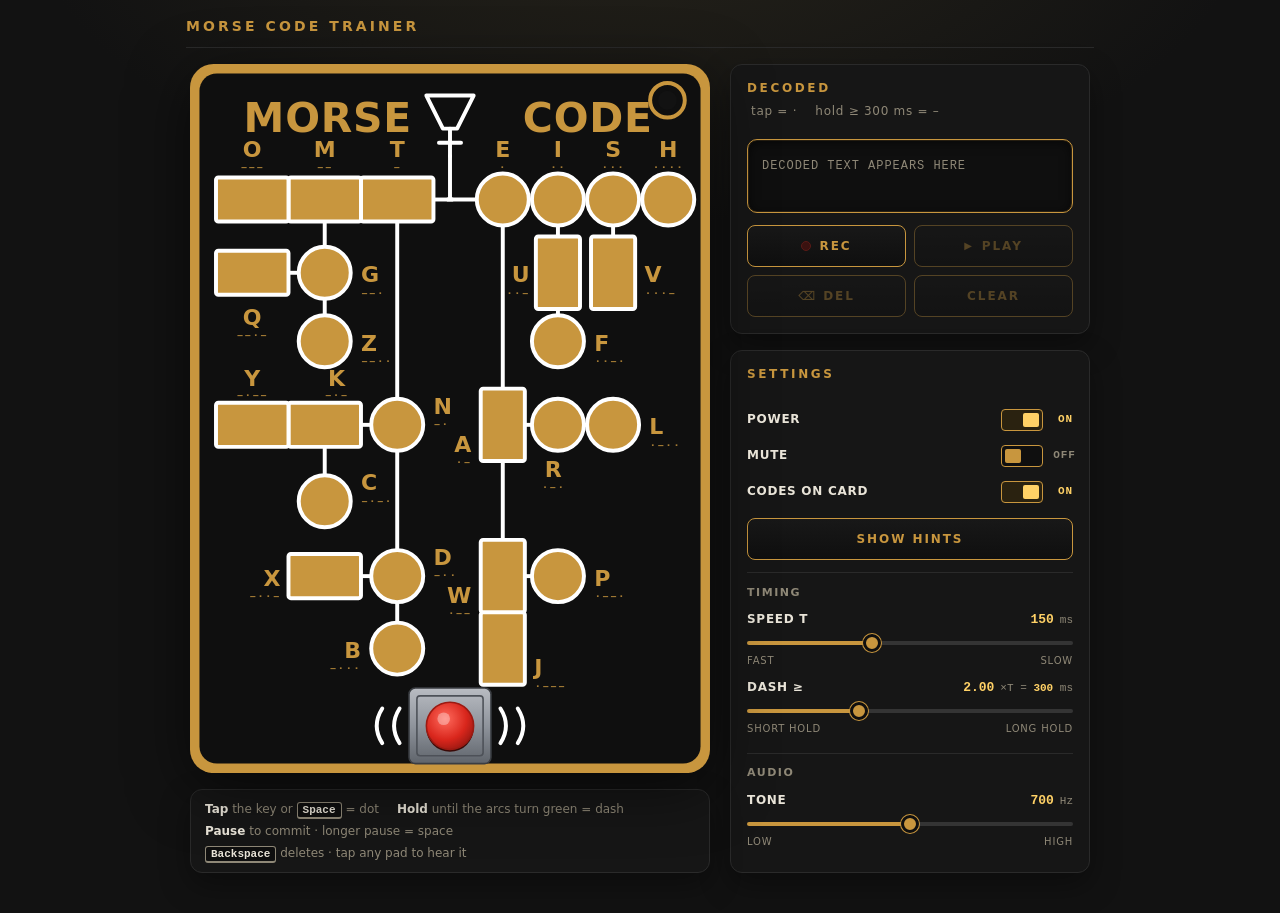
<file: index.html>
<!DOCTYPE html>
<html lang="en">
<head>
<meta charset="utf-8">
<meta name="viewport" content="width=device-width, initial-scale=1, viewport-fit=cover">
<title>Morse Code Trainer</title>
<meta name="description" content="A browser replica of the Morse Code Trainer Card Pro: key dots and dashes, watch the decoding tree light up.">
<meta name="theme-color" content="#0f0f0f">
<link rel="manifest" href="manifest.json">
<link rel="icon" href="data:image/svg+xml,%3Csvg xmlns='http://www.w3.org/2000/svg' viewBox='0 0 64 64'%3E%3Crect width='64' height='64' rx='10' fill='%230f0f0f'/%3E%3Ccircle cx='20' cy='32' r='9' fill='%23c8963e' stroke='%23fff' stroke-width='3'/%3E%3Crect x='34' y='24' width='22' height='16' rx='2' fill='%23c8963e' stroke='%23fff' stroke-width='3'/%3E%3C/svg%3E">
<link rel="stylesheet" href="style.css">
</head>
<body>
<main class="app">
  <header class="app-header">
    <h1 class="app-title">Morse Code Trainer</h1>
  </header>

  <div class="layout">
    <!-- ============ left: the card ============ -->
    <section class="stage" aria-label="Trainer card">
      <svg id="card" class="card" xmlns="http://www.w3.org/2000/svg" viewBox="0 0 660 900"
           role="group" aria-label="Morse Code Trainer Card">
        <defs>
          <linearGradient id="metal" x1="0" y1="0" x2="0" y2="1">
            <stop offset="0" stop-color="#b9bcc2"/>
            <stop offset="0.5" stop-color="#8f949c"/>
            <stop offset="1" stop-color="#5f646b"/>
          </linearGradient>
          <radialGradient id="cap-grad" cx="0.4" cy="0.35" r="0.75">
            <stop offset="0" stop-color="#ff6a5c"/>
            <stop offset="0.6" stop-color="#d9261c"/>
            <stop offset="1" stop-color="#8f1610"/>
          </radialGradient>
        </defs>
        <!-- pads, traces, title and key are generated by js/ui/card.js from js/layout.js -->
      </svg>
    </section>

    <!-- ============ right: decoded text + transport, then settings ============ -->
    <div class="side">
      <section class="panel decoded" aria-label="Decoded text">
        <h2 class="panel-title">Decoded</h2>
        <div id="live" class="live" aria-hidden="true"></div>
        <div id="strip" class="strip" role="status" aria-live="polite" aria-label="Decoded text"></div>
        <div class="transport" role="group" aria-label="Recording and decoded text">
          <button type="button" id="ctl-rec" class="btn rec" aria-pressed="false" title="Record key presses">
            <span class="led" aria-hidden="true"></span>REC
          </button>
          <button type="button" id="ctl-play" class="btn play" disabled title="Replay the last recording">PLAY</button>
          <button type="button" id="ctl-del" class="btn del" aria-label="Delete last letter" title="Delete last letter (Backspace)">⌫ DEL</button>
          <button type="button" id="ctl-clear" class="btn clear" title="Clear decoded text">CLEAR</button>
        </div>
      </section>

      <aside class="panel settings" aria-label="Settings">
        <h2 class="panel-title">Settings</h2>

        <div class="panel-section">
          <label class="switch">
            <input type="checkbox" id="ctl-power" checked>
            <span class="name">Power</span>
            <span class="track" aria-hidden="true"><span class="knob"></span></span>
            <span class="state" aria-hidden="true"></span>
          </label>
          <label class="switch">
            <input type="checkbox" id="ctl-mute">
            <span class="name">Mute</span>
            <span class="track" aria-hidden="true"><span class="knob"></span></span>
            <span class="state" aria-hidden="true"></span>
          </label>
          <label class="switch">
            <input type="checkbox" id="ctl-hints" checked>
            <span class="name">Codes on card</span>
            <span class="track" aria-hidden="true"><span class="knob"></span></span>
            <span class="state" aria-hidden="true"></span>
          </label>
          <button type="button" id="ctl-show-hints" class="btn wide" aria-controls="hints-drawer" aria-expanded="false" title="Show the Morse code chart beside the card">Show hints</button>
        </div>

        <div class="panel-section">
          <h3 class="section-title">Timing</h3>
          <label class="slider">
            <span class="slider-head">
              <span class="name">Speed T</span>
              <output id="ctl-t-out" for="ctl-t">150</output><span class="unit">ms</span>
            </span>
            <input type="range" id="ctl-t" min="60" max="300" step="5" value="150">
            <span class="slider-scale" aria-hidden="true"><span>fast</span><span>slow</span></span>
          </label>
          <label class="slider">
            <span class="slider-head">
              <span class="name">Dash ≥</span>
              <output id="ctl-ratio-out" for="ctl-ratio">2.00</output><span class="unit">×T = <output id="ctl-ratio-ms" for="ctl-ratio">300</output> ms</span>
            </span>
            <input type="range" id="ctl-ratio" min="1.5" max="3" step="0.25" value="2">
            <span class="slider-scale" aria-hidden="true"><span>short hold</span><span>long hold</span></span>
          </label>
        </div>

        <div class="panel-section">
          <h3 class="section-title">Audio</h3>
          <label class="slider">
            <span class="slider-head">
              <span class="name">Tone</span>
              <output id="ctl-hz-out" for="ctl-hz">700</output><span class="unit">Hz</span>
            </span>
            <input type="range" id="ctl-hz" min="400" max="1000" step="10" value="700">
            <span class="slider-scale" aria-hidden="true"><span>low</span><span>high</span></span>
          </label>
        </div>
      </aside>
    </div>

    <!-- ============ under the card: how to key ============ -->
    <section class="panel tips-strip" aria-label="How to key">
      <span class="tip"><b>Tap</b> the key or <kbd>Space</kbd> = dot</span>
      <span class="tip"><b>Hold</b> until the arcs turn green = dash</span>
      <span class="tip"><b>Pause</b> to commit · longer pause = space</span>
      <span class="tip"><kbd>Backspace</kbd> deletes · tap any pad to hear it</span>
    </section>
  </div>
</main>

<!-- ============ hints drawer: Morse code chart, docked on the left ============ -->
<aside id="hints-drawer" class="chart-drawer" aria-label="Morse code chart" inert>
  <div class="chart-head">
    <h2 class="panel-title">Morse code</h2>
    <button type="button" id="chart-close" class="chart-close" aria-label="Hide hints">×</button>
  </div>

  <ul class="chart-rules">
    <li>A dash lasts <b>three</b> dots.</li>
    <li>Inside a letter, leave <b>one</b> dot between symbols.</li>
    <li>Between letters, leave <b>three</b> dots.</li>
    <li>Between words, leave <b>seven</b> dots.</li>
  </ul>
  <p class="chart-note">One dot = your <b>Speed T</b> setting.</p>

  <h3 class="section-title">Letters</h3>
  <div class="chart-grid">
    <ul class="chart-list" id="chart-letters-a" aria-label="Letters A to M"></ul>
    <ul class="chart-list" id="chart-letters-b" aria-label="Letters N to Z"></ul>
  </div>

  <h3 class="section-title">Digits <span class="tag" title="The card decodes letters only for now — digits are here for reference.">Not Implemented Yet</span></h3>
  <div class="chart-grid">
    <ul class="chart-list" id="chart-digits-a" aria-label="Digits 1 to 5"></ul>
    <ul class="chart-list" id="chart-digits-b" aria-label="Digits 6 to 0"></ul>
  </div>
</aside>
<div id="hints-scrim" class="chart-scrim" hidden></div>

<script type="module" src="js/main.js"></script>
</body>
</html>
</file>
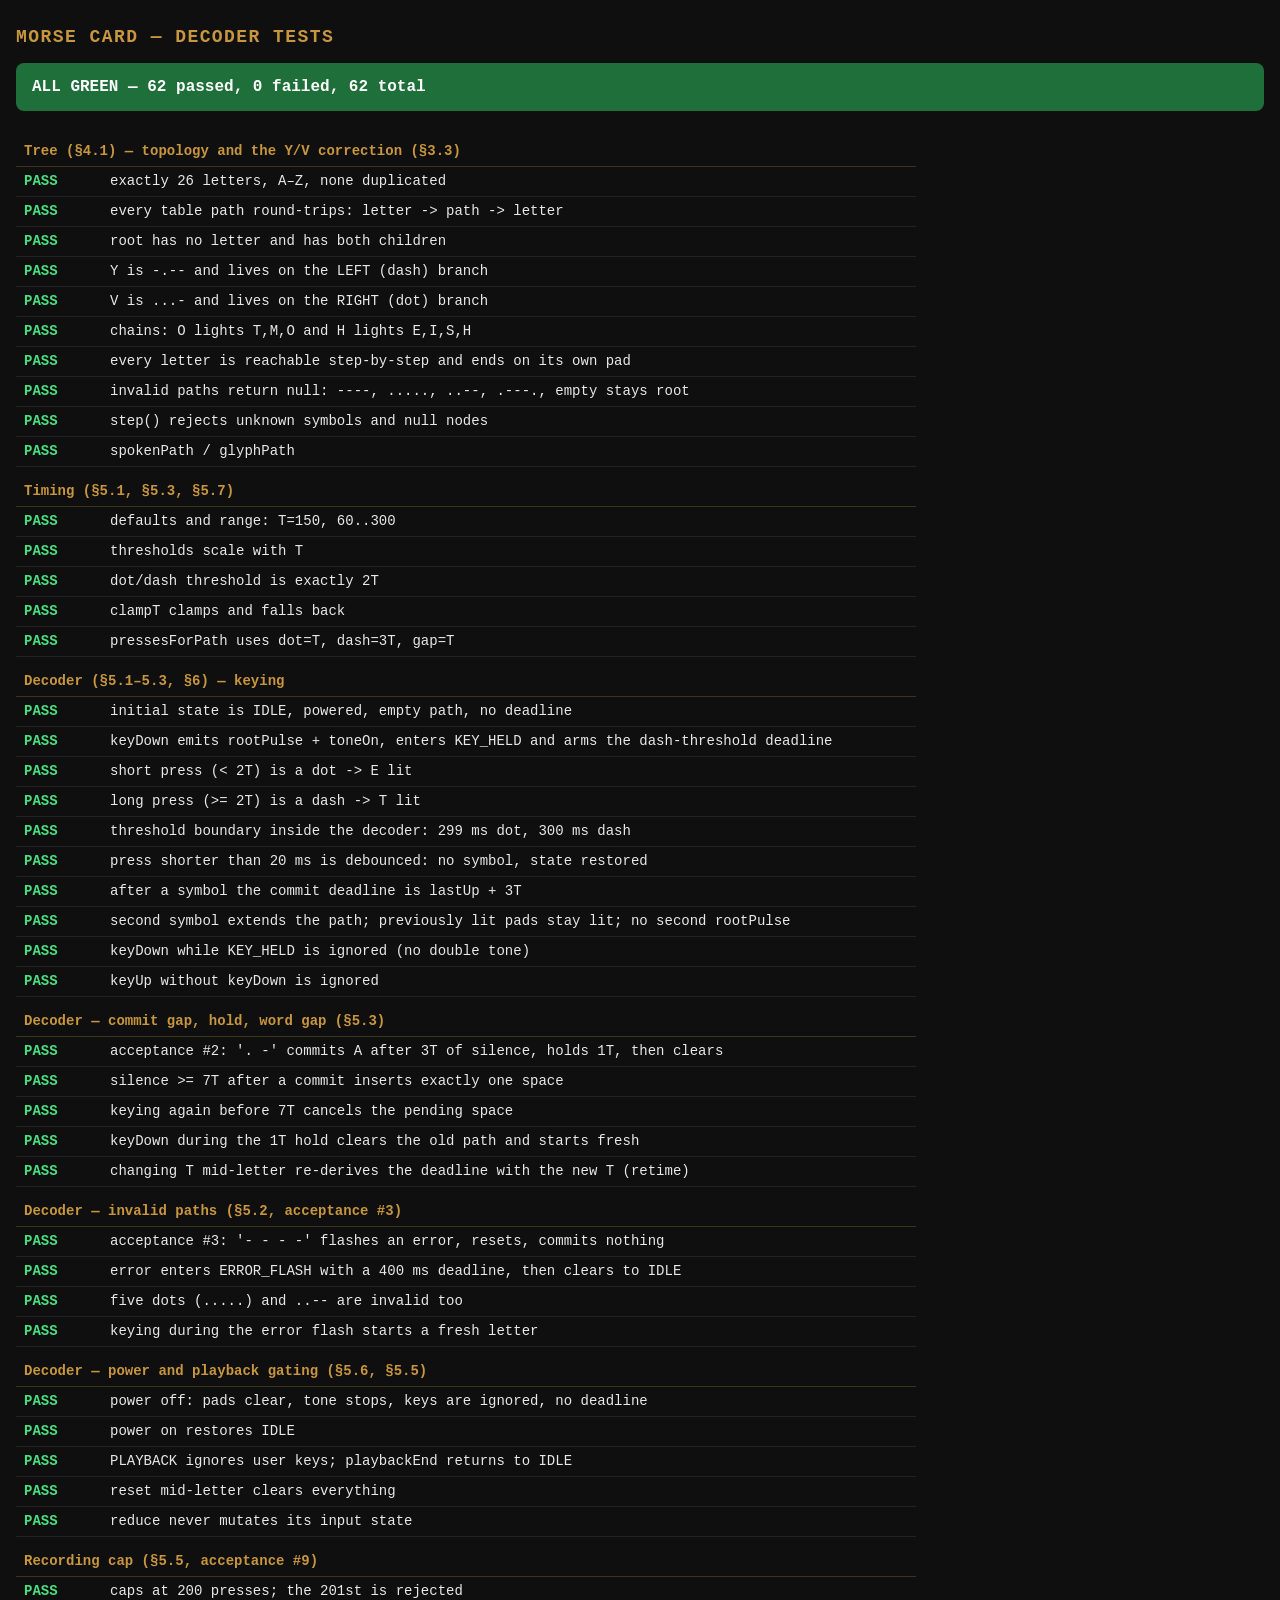
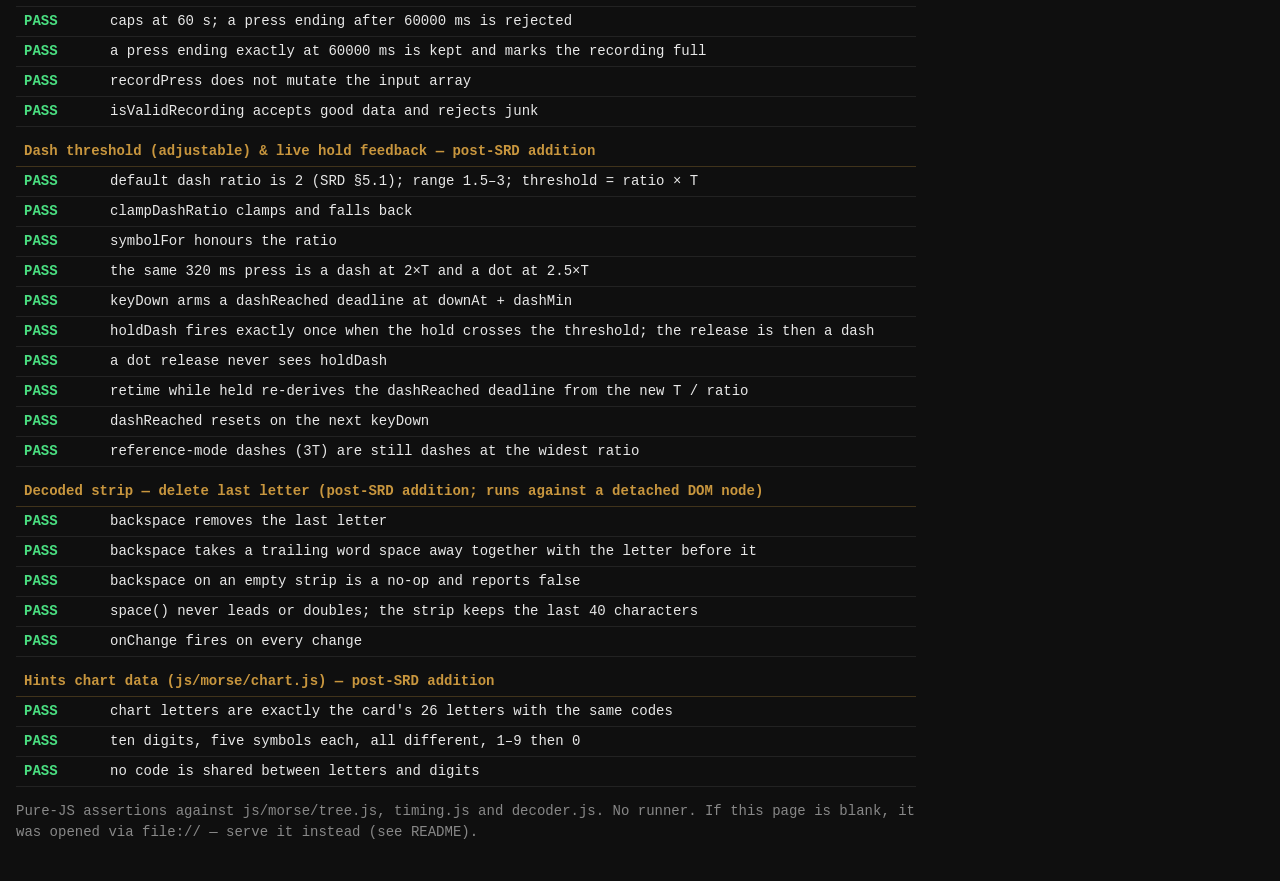
<file: tests.html>
<!DOCTYPE html>
<html lang="en">
<head>
<meta charset="utf-8">
<meta name="viewport" content="width=device-width, initial-scale=1">
<title>Morse Card — decoder tests</title>
<style>
  :root { color-scheme: dark; }
  body { margin: 0; padding: 24px 16px; font: 14px/1.5 ui-monospace, Consolas, Menlo, monospace;
         background: #0f0f0f; color: #e8e8e8; }
  h1 { font-size: 18px; margin: 0 0 12px; color: #c8963e; letter-spacing: .08em; }
  #banner { padding: 12px 16px; border-radius: 8px; font-weight: 700; font-size: 16px; margin-bottom: 16px;
            background: #444; }
  #banner.pass { background: #1f6f3a; color: #fff; }
  #banner.fail { background: #8a2a2a; color: #fff; }
  table { border-collapse: collapse; width: 100%; max-width: 900px; }
  td { padding: 4px 8px; border-bottom: 1px solid #222; vertical-align: top; }
  td.status { width: 5em; font-weight: 700; }
  tr.pass td.status { color: #4ade80; }
  tr.fail td.status { color: #ff6b6b; }
  tr.fail td.name { color: #ffb3b3; }
  td.detail { color: #999; white-space: pre-wrap; }
  .group td { padding-top: 14px; color: #c8963e; font-weight: 700; border-bottom: 1px solid #c8963e44; }
  p.note { color: #888; max-width: 900px; }
</style>
</head>
<body>
<h1>MORSE CARD — DECODER TESTS</h1>
<div id="banner">Running…</div>
<table><tbody id="rows"></tbody></table>
<p class="note">Pure-JS assertions against <code>js/morse/tree.js</code>, <code>timing.js</code> and
<code>decoder.js</code>. No runner. If this page is blank, it was opened via <code>file://</code> —
serve it instead (see README).</p>

<script type="module">
"use strict";
import { TABLE, root, LETTERS, step, nodeForPath, letterForPath, pathForLetter, padsForPath, spokenPath, glyphPath }
  from "./js/morse/tree.js";
import { thresholds, symbolFor, clampT, clampDashRatio, pressesForPath, DEFAULT_T, MIN_T, MAX_T, DEBOUNCE_MS, ERROR_FLASH_MS,
         DEFAULT_DASH_RATIO, MIN_DASH_RATIO, MAX_DASH_RATIO }
  from "./js/morse/timing.js";
import { createState, reduce, nextDeadline, recordPress, isValidRecording, MAX_RECORD_MS, MAX_PRESSES }
  from "./js/morse/decoder.js";
import { createStrip } from "./js/ui/strip.js";
import { LETTERS as CHART_LETTERS, DIGITS } from "./js/morse/chart.js";

/* ---------- tiny harness ---------- */
const rows = document.getElementById("rows");
const banner = document.getElementById("banner");
let passed = 0, failed = 0;

function group(name) {
  const tr = document.createElement("tr");
  tr.className = "group";
  const td = document.createElement("td");
  td.colSpan = 3;
  td.textContent = name;
  tr.appendChild(td);
  rows.appendChild(tr);
}

function report(ok, name, detail) {
  const tr = document.createElement("tr");
  tr.className = ok ? "pass" : "fail";
  const s = document.createElement("td"); s.className = "status"; s.textContent = ok ? "PASS" : "FAIL";
  const n = document.createElement("td"); n.className = "name"; n.textContent = name;
  const d = document.createElement("td"); d.className = "detail"; d.textContent = detail || "";
  tr.append(s, n, d);
  rows.appendChild(tr);
  if (ok) passed++; else failed++;
}

function test(name, fn) {
  try {
    fn();
    report(true, name);
  } catch (e) {
    report(false, name, e && e.message ? e.message : String(e));
  }
}

function fmt(v) { return JSON.stringify(v); }
function eq(actual, expected, msg) {
  const a = fmt(actual), e = fmt(expected);
  if (a !== e) throw new Error((msg ? msg + ": " : "") + "expected " + e + ", got " + a);
}
function ok(cond, msg) { if (!cond) throw new Error(msg || "expected truthy"); }

/* ---------- decoder helpers ---------- */
const T = DEFAULT_T;   // 150
const th = thresholds(T);

/** Apply a list of events, collecting every effect. Optional T and dash ratio. */
function run(state, events, t, ratio) {
  const fxAll = [];
  let out = { state: state, effects: [], deadline: nextDeadline(state, t || T, ratio) };
  for (const ev of events) {
    out = reduce(out.state, ev, t || T, ratio);
    for (const f of out.effects) fxAll.push(f);
  }
  return { state: out.state, effects: fxAll, deadline: out.deadline };
}
function press(downAt, upAt) {
  return [{ type: "keyDown", t: downAt }, { type: "keyUp", t: upAt }];
}
function types(fx) { return fx.map(f => f.type); }
function find(fx, type) { return fx.filter(f => f.type === type); }

/* ================================================================== */
group("Tree (§4.1) — topology and the Y/V correction (§3.3)");

test("exactly 26 letters, A–Z, none duplicated", () => {
  eq(LETTERS.length, 26);
  eq(LETTERS.join(""), "ABCDEFGHIJKLMNOPQRSTUVWXYZ");
  const seen = new Set(Object.values(TABLE));
  eq(seen.size, 26, "table has duplicate letters");
});

test("every table path round-trips: letter -> path -> letter", () => {
  for (const L of LETTERS) {
    const p = pathForLetter(L);
    ok(p, "no path for " + L);
    eq(letterForPath(p), L, "round trip " + L);
  }
});

test("root has no letter and has both children", () => {
  eq(root.letter, null);
  eq(root.padId, "root");
  ok(root.dot && root.dash);
});

test("Y is -.-- and lives on the LEFT (dash) branch", () => {
  eq(pathForLetter("Y"), "-.--");
  eq(letterForPath("-.--"), "Y");
  eq(padsForPath("-.--"), ["T", "N", "K", "Y"]);
});

test("V is ...- and lives on the RIGHT (dot) branch", () => {
  eq(pathForLetter("V"), "...-");
  eq(letterForPath("...-"), "V");
  eq(padsForPath("...-"), ["E", "I", "S", "V"]);
});

test("chains: O lights T,M,O and H lights E,I,S,H", () => {
  eq(padsForPath("---"), ["T", "M", "O"]);
  eq(padsForPath("...."), ["E", "I", "S", "H"]);
});

test("every letter is reachable step-by-step and ends on its own pad", () => {
  for (const L of LETTERS) {
    const p = pathForLetter(L);
    let node = root;
    for (const c of p) { node = step(node, c); ok(node, "dead step in " + L); }
    eq(node.letter, L);
    eq(node.padId, L);
    const pads = padsForPath(p);
    eq(pads.length, p.length, "pad count " + L);
    eq(pads[pads.length - 1], L, "last pad " + L);
  }
});

test("invalid paths return null: ----, ....., ..--, .---., empty stays root", () => {
  eq(nodeForPath("----"), null);
  eq(nodeForPath("....."), null);
  eq(nodeForPath("..--"), null);
  eq(nodeForPath(".---."), null);
  eq(letterForPath("----"), null);
  ok(nodeForPath("") === root);
});

test("step() rejects unknown symbols and null nodes", () => {
  eq(step(root, "x"), null);
  eq(step(null, "."), null);
});

test("spokenPath / glyphPath", () => {
  eq(spokenPath(".-"), "dot dash");
  eq(glyphPath("-.--"), "–·––");
});

/* ================================================================== */
group("Timing (§5.1, §5.3, §5.7)");

test("defaults and range: T=150, 60..300", () => {
  eq(DEFAULT_T, 150); eq(MIN_T, 60); eq(MAX_T, 300); eq(DEBOUNCE_MS, 20); eq(ERROR_FLASH_MS, 400);
});

test("thresholds scale with T", () => {
  eq(thresholds(150), { dashMin: 300, commitGap: 450, wordGap: 1050, hold: 150, dotMs: 150, dashMs: 450, gapMs: 150 });
  eq(thresholds(100).dashMin, 200);
});

test("dot/dash threshold is exactly 2T", () => {
  eq(symbolFor(299, 150), ".");
  eq(symbolFor(300, 150), "-");
  eq(symbolFor(119, 60), ".");
  eq(symbolFor(120, 60), "-");
});

test("clampT clamps and falls back", () => {
  eq(clampT(10), 60); eq(clampT(999), 300); eq(clampT("abc"), 150); eq(clampT(200.4), 200);
});

test("pressesForPath uses dot=T, dash=3T, gap=T", () => {
  eq(pressesForPath(".-", 100), [{ downAt: 0, upAt: 100 }, { downAt: 200, upAt: 500 }]);
  eq(pressesForPath("", 100), []);
});

/* ================================================================== */
group("Decoder (§5.1–5.3, §6) — keying");

test("initial state is IDLE, powered, empty path, no deadline", () => {
  const s = createState();
  eq(s.mode, "IDLE"); eq(s.powered, true); eq(s.path, "");
  eq(nextDeadline(s, T), null);
});

test("keyDown emits rootPulse + toneOn, enters KEY_HELD and arms the dash-threshold deadline", () => {
  const r = reduce(createState(), { type: "keyDown", t: 0 }, T);
  eq(types(r.effects), ["rootPulse", "toneOn"]);
  eq(r.state.mode, "KEY_HELD");
  eq(r.deadline, { kind: "dashReached", at: th.dashMin });
});

test("short press (< 2T) is a dot -> E lit", () => {
  const r = run(createState(), press(0, 100));
  eq(find(r.effects, "lightPath"), [{ type: "lightPath", pads: ["E"] }]);
  eq(r.state.mode, "SYMBOL_ENTERED");
  eq(r.state.path, ".");
  ok(types(r.effects).includes("toneOff"));
});

test("long press (>= 2T) is a dash -> T lit", () => {
  const r = run(createState(), press(0, 300));
  eq(find(r.effects, "lightPath"), [{ type: "lightPath", pads: ["T"] }]);
  eq(r.state.path, "-");
});

test("threshold boundary inside the decoder: 299 ms dot, 300 ms dash", () => {
  eq(run(createState(), press(0, 299)).state.path, ".");
  eq(run(createState(), press(0, 300)).state.path, "-");
});

test("press shorter than 20 ms is debounced: no symbol, state restored", () => {
  const r = run(createState(), press(0, 10));
  eq(find(r.effects, "lightPath"), []);
  eq(r.state.mode, "IDLE");
  eq(r.state.path, "");
  eq(r.deadline, null);
  ok(types(r.effects).includes("toneOff"), "tone must still stop");
  // mid-letter debounce keeps the path
  const r2 = run(createState(), [...press(0, 100), ...press(200, 210)]);
  eq(r2.state.mode, "SYMBOL_ENTERED");
  eq(r2.state.path, ".");
});

test("after a symbol the commit deadline is lastUp + 3T", () => {
  const r = run(createState(), press(0, 100));
  eq(r.deadline, { kind: "commit", at: 100 + th.commitGap });
});

test("second symbol extends the path; previously lit pads stay lit; no second rootPulse", () => {
  const r = run(createState(), [...press(0, 100), ...press(250, 600)]);
  eq(find(r.effects, "rootPulse").length, 1);
  eq(find(r.effects, "lightPath").pop(), { type: "lightPath", pads: ["E", "A"] });
  eq(r.state.path, ".-");
});

test("keyDown while KEY_HELD is ignored (no double tone)", () => {
  const r = run(createState(), [{ type: "keyDown", t: 0 }, { type: "keyDown", t: 5 }]);
  eq(find(r.effects, "toneOn").length, 1);
  eq(r.state.downAt, 0);
});

test("keyUp without keyDown is ignored", () => {
  const r = reduce(createState(), { type: "keyUp", t: 50 }, T);
  eq(r.effects, []);
  eq(r.state.mode, "IDLE");
});

/* ================================================================== */
group("Decoder — commit gap, hold, word gap (§5.3)");

test("acceptance #2: '. -' commits A after 3T of silence, holds 1T, then clears", () => {
  let r = run(createState(), [...press(0, 100), ...press(250, 600)]);
  eq(r.deadline, { kind: "commit", at: 600 + 450 });

  // A tick just before the gap does nothing but re-arm.
  r = run(r.state, [{ type: "tick", t: 1049 }]);
  eq(r.effects, []);
  eq(r.state.mode, "SYMBOL_ENTERED");
  eq(r.deadline, { kind: "commit", at: 1050 });

  // At 3T: commit.
  r = run(r.state, [{ type: "tick", t: 1050 }]);
  eq(r.effects, [{ type: "commit", letter: "A", padId: "A" }]);
  eq(r.state.mode, "LETTER_COMMITTED");
  eq(r.state.lastCommitAt, 1050);
  eq(r.deadline, { kind: "clear", at: 1050 + th.hold });

  // 1T later: clear, back to IDLE, space pending at commit + 7T.
  r = run(r.state, [{ type: "tick", t: 1200 }]);
  eq(r.effects, [{ type: "clearPads" }]);
  eq(r.state.mode, "IDLE");
  eq(r.state.path, "");
  eq(r.deadline, { kind: "space", at: 1050 + th.wordGap });
});

test("silence >= 7T after a commit inserts exactly one space", () => {
  let r = run(createState(), [...press(0, 100), { type: "tick", t: 550 }, { type: "tick", t: 700 }]);
  eq(r.state.mode, "IDLE");
  eq(r.deadline, { kind: "space", at: 550 + 1050 });
  r = run(r.state, [{ type: "tick", t: 1600 }]);
  eq(r.effects, [{ type: "space" }]);
  eq(r.state.spaced, true);
  eq(r.deadline, null, "nothing more to wait for");
  r = run(r.state, [{ type: "tick", t: 5000 }]);
  eq(r.effects, [], "no second space");
});

test("keying again before 7T cancels the pending space", () => {
  let r = run(createState(), [...press(0, 100), { type: "tick", t: 550 }, { type: "tick", t: 700 }]);
  eq(r.deadline.kind, "space");
  r = run(r.state, [{ type: "keyDown", t: 900 }]);
  eq(r.state.spaced, true);
  eq(r.deadline, { kind: "dashReached", at: 900 + th.dashMin }, "only the hold feedback is pending now");
  r = run(r.state, [{ type: "keyUp", t: 1000 }, { type: "tick", t: 1450 }, { type: "tick", t: 1600 }]);
  eq(find(r.effects, "space"), []);
  eq(r.deadline, { kind: "space", at: 1450 + 1050 }, "space now measured from the NEW commit");
});

test("keyDown during the 1T hold clears the old path and starts fresh", () => {
  let r = run(createState(), [...press(0, 100), { type: "tick", t: 550 }]);
  eq(r.state.mode, "LETTER_COMMITTED");
  r = run(r.state, [{ type: "keyDown", t: 600 }]);
  eq(types(r.effects), ["clearPads", "rootPulse", "toneOn"]);
  eq(r.state.path, "");
  r = run(r.state, [{ type: "keyUp", t: 1000 }]);
  eq(r.state.path, "-");
});

test("changing T mid-letter re-derives the deadline with the new T (retime)", () => {
  let r = run(createState(), press(0, 100));
  eq(r.deadline.at, 100 + 450);
  r = reduce(r.state, { type: "retime", t: 100 }, 100);
  eq(r.effects, []);
  eq(r.deadline, { kind: "commit", at: 100 + 300 });
  // and an early tick under the old T is harmless
  r = reduce(r.state, { type: "tick", t: 350 }, 150);
  eq(r.effects, []);
  eq(r.deadline, { kind: "commit", at: 550 });
});

/* ================================================================== */
group("Decoder — invalid paths (§5.2, acceptance #3)");

test("acceptance #3: '- - - -' flashes an error, resets, commits nothing", () => {
  const evs = [
    ...press(0, 350), ...press(500, 850), ...press(1000, 1350), ...press(1500, 1850),
    { type: "tick", t: 2250 }, { type: "tick", t: 3000 }
  ];
  const r = run(createState(), evs);
  eq(find(r.effects, "commit"), [], "nothing may be committed");
  const errs = find(r.effects, "error");
  eq(errs, [{ type: "error", pads: ["T", "M", "O"] }]);
  eq(find(r.effects, "lightPath").pop(), { type: "lightPath", pads: ["T", "M", "O"] });
  eq(r.state.mode, "IDLE");
  eq(r.state.path, "");
});

test("error enters ERROR_FLASH with a 400 ms deadline, then clears to IDLE", () => {
  let r = run(createState(), [...press(0, 350), ...press(500, 850), ...press(1000, 1350), ...press(1500, 1850)]);
  eq(r.state.mode, "ERROR_FLASH");
  eq(r.deadline, { kind: "errorEnd", at: 1850 + 400 });
  r = run(r.state, [{ type: "tick", t: 2249 }]);
  eq(r.effects, []);
  r = run(r.state, [{ type: "tick", t: 2250 }]);
  eq(r.effects, [{ type: "clearPads" }]);
  eq(r.state.mode, "IDLE");
  eq(r.deadline, null);
});

test("five dots (.....) and ..-- are invalid too", () => {
  const five = run(createState(), [...press(0, 100), ...press(200, 300), ...press(400, 500), ...press(600, 700), ...press(800, 900)]);
  eq(five.state.mode, "ERROR_FLASH");
  eq(find(five.effects, "error"), [{ type: "error", pads: ["E", "I", "S", "H"] }]);
  const bad = run(createState(), [...press(0, 100), ...press(200, 300), ...press(400, 800), ...press(900, 1300)]);
  eq(bad.state.mode, "ERROR_FLASH");
  eq(find(bad.effects, "error")[0].pads, ["E", "I", "U"]);
});

test("keying during the error flash starts a fresh letter", () => {
  let r = run(createState(), [...press(0, 350), ...press(500, 850), ...press(1000, 1350), ...press(1500, 1850)]);
  r = run(r.state, [{ type: "keyDown", t: 1900 }, { type: "keyUp", t: 2000 }]);
  eq(types(r.effects), ["clearPads", "rootPulse", "toneOn", "toneOff", "lightPath"]);
  eq(r.state.path, ".");
});

/* ================================================================== */
group("Decoder — power and playback gating (§5.6, §5.5)");

test("power off: pads clear, tone stops, keys are ignored, no deadline", () => {
  let r = run(createState(), [{ type: "keyDown", t: 0 }]);
  r = run(r.state, [{ type: "power", on: false, t: 10 }]);
  eq(types(r.effects), ["toneOff", "clearPads"]);
  eq(r.state.mode, "OFF");
  r = run(r.state, [...press(100, 500), { type: "tick", t: 2000 }]);
  eq(r.effects, []);
  eq(r.state.mode, "OFF");
  eq(r.deadline, null);
});

test("power on restores IDLE", () => {
  const r = run(createState(false), [{ type: "power", on: true, t: 0 }]);
  eq(r.state.mode, "IDLE");
  eq(r.state.powered, true);
});

test("PLAYBACK ignores user keys; playbackEnd returns to IDLE", () => {
  let r = run(createState(), [{ type: "playbackStart", t: 0 }]);
  eq(r.state.mode, "PLAYBACK");
  r = run(r.state, press(10, 200));
  eq(r.effects, []);
  eq(r.state.mode, "PLAYBACK");
  r = run(r.state, [{ type: "playbackEnd", t: 300 }]);
  eq(r.state.mode, "IDLE");
});

test("reset mid-letter clears everything", () => {
  let r = run(createState(), press(0, 100));
  r = run(r.state, [{ type: "reset", t: 200 }]);
  eq(types(r.effects), ["toneOff", "clearPads"]);
  eq(r.state.path, "");
  eq(r.deadline, null);
});

test("reduce never mutates its input state", () => {
  const s = createState();
  const frozen = Object.freeze(Object.assign({}, s));
  reduce(frozen, { type: "keyDown", t: 0 }, T);
  eq(frozen.mode, "IDLE");
});

/* ================================================================== */
group("Recording cap (§5.5, acceptance #9)");

test("caps at 200 presses; the 201st is rejected", () => {
  let presses = [];
  let full = false;
  for (let i = 0; i < 200; i++) {
    const r = recordPress(presses, { downAt: i * 100, upAt: i * 100 + 50 });
    ok(r.accepted, "press " + i + " should be accepted");
    presses = r.presses;
    full = r.full;
  }
  eq(presses.length, 200);
  eq(full, true, "full at exactly 200");
  const r = recordPress(presses, { downAt: 20000, upAt: 20050 });
  eq(r.accepted, false);
  eq(r.full, true);
  eq(r.presses.length, 200);
});

test("caps at 60 s; a press ending after 60000 ms is rejected", () => {
  const r = recordPress([], { downAt: 59990, upAt: 60001 });
  eq(r.accepted, false);
  eq(r.full, true);
  eq(r.presses, []);
});

test("a press ending exactly at 60000 ms is kept and marks the recording full", () => {
  const r = recordPress([], { downAt: 59900, upAt: 60000 });
  eq(r.accepted, true);
  eq(r.full, true);
  eq(r.presses.length, 1);
});

test("recordPress does not mutate the input array", () => {
  const a = [];
  recordPress(a, { downAt: 0, upAt: 50 });
  eq(a.length, 0);
});

test("isValidRecording accepts good data and rejects junk", () => {
  eq(MAX_RECORD_MS, 60000); eq(MAX_PRESSES, 200);
  ok(isValidRecording([{ downAt: 0, upAt: 50 }, { downAt: 100, upAt: 400 }]));
  ok(!isValidRecording([]));
  ok(!isValidRecording(null));
  ok(!isValidRecording([{ downAt: 0, upAt: 0 }]), "zero-length press");
  ok(!isValidRecording([{ downAt: 100, upAt: 200 }, { downAt: 150, upAt: 300 }]), "overlapping");
  ok(!isValidRecording([{ downAt: 0, upAt: 60001 }]), "past the cap");
});

/* ================================================================== */
group("Dash threshold (adjustable) & live hold feedback — post-SRD addition");

test("default dash ratio is 2 (SRD §5.1); range 1.5–3; threshold = ratio × T", () => {
  eq(DEFAULT_DASH_RATIO, 2); eq(MIN_DASH_RATIO, 1.5); eq(MAX_DASH_RATIO, 3);
  eq(thresholds(150).dashMin, 300, "default");
  eq(thresholds(150, 2.5).dashMin, 375);
  eq(thresholds(150, 1.5).dashMin, 225);
  eq(thresholds(100, 2.25).dashMin, 225);
  eq(thresholds(150, 2.5).commitGap, 450, "commit / word gaps are unaffected by the ratio");
});

test("clampDashRatio clamps and falls back", () => {
  eq(clampDashRatio(1), 1.5); eq(clampDashRatio(5), 3); eq(clampDashRatio("x"), 2); eq(clampDashRatio(2.333), 2.33);
});

test("symbolFor honours the ratio", () => {
  eq(symbolFor(374, 150, 2.5), ".");
  eq(symbolFor(375, 150, 2.5), "-");
  eq(symbolFor(320, 150), "-");
});

test("the same 320 ms press is a dash at 2×T and a dot at 2.5×T", () => {
  eq(run(createState(), press(0, 320), 150, 2).state.path, "-");
  eq(run(createState(), press(0, 320), 150, 2.5).state.path, ".");
});

test("keyDown arms a dashReached deadline at downAt + dashMin", () => {
  const r = reduce(createState(), { type: "keyDown", t: 100 }, 150, 2.5);
  eq(r.deadline, { kind: "dashReached", at: 100 + 375 });
});

test("holdDash fires exactly once when the hold crosses the threshold; the release is then a dash", () => {
  let r = run(createState(), [{ type: "keyDown", t: 0 }]);
  eq(r.deadline, { kind: "dashReached", at: 300 });
  r = run(r.state, [{ type: "tick", t: 299 }]);
  eq(r.effects, []);
  eq(r.deadline, { kind: "dashReached", at: 300 });
  r = run(r.state, [{ type: "tick", t: 300 }]);
  eq(r.effects, [{ type: "holdDash" }]);
  eq(r.state.mode, "KEY_HELD");
  eq(r.state.dashReached, true);
  eq(r.deadline, null, "nothing more to wait for while held");
  r = run(r.state, [{ type: "tick", t: 800 }]);
  eq(r.effects, [], "never twice");
  r = run(r.state, [{ type: "keyUp", t: 900 }]);
  eq(find(r.effects, "lightPath"), [{ type: "lightPath", pads: ["T"] }]);
});

test("a dot release never sees holdDash", () => {
  const r = run(createState(), [{ type: "keyDown", t: 0 }, { type: "tick", t: 100 }, { type: "keyUp", t: 100 }]);
  eq(find(r.effects, "holdDash"), []);
  eq(r.state.path, ".");
});

test("retime while held re-derives the dashReached deadline from the new T / ratio", () => {
  let r = reduce(createState(), { type: "keyDown", t: 0 }, 150);
  r = reduce(r.state, { type: "retime", t: 50 }, 100);
  eq(r.deadline, { kind: "dashReached", at: 200 });
  r = reduce(r.state, { type: "retime", t: 50 }, 150, 3);
  eq(r.deadline, { kind: "dashReached", at: 450 });
});

test("dashReached resets on the next keyDown", () => {
  let r = run(createState(), [{ type: "keyDown", t: 0 }, { type: "tick", t: 300 }, { type: "keyUp", t: 400 }]);
  eq(r.state.dashReached, false);
  r = run(r.state, [{ type: "keyDown", t: 500 }]);
  eq(r.deadline, { kind: "dashReached", at: 800 });
});

test("reference-mode dashes (3T) are still dashes at the widest ratio", () => {
  const p = pressesForPath("-", 150)[0];
  eq(run(createState(), press(p.downAt, p.upAt), 150, MAX_DASH_RATIO).state.path, "-");
});

/* ================================================================== */
group("Decoded strip — delete last letter (post-SRD addition; runs against a detached DOM node)");

test("backspace removes the last letter", () => {
  const el = document.createElement("div");
  const s = createStrip(el, 40);
  s.push("S"); s.push("O"); s.push("S");
  eq(s.backspace(), true);
  eq(s.text, "SO");
  eq(el.textContent, "SO");
});

test("backspace takes a trailing word space away together with the letter before it", () => {
  const s = createStrip(document.createElement("div"), 40);
  s.push("S"); s.push("O"); s.space();
  eq(s.text, "SO ");
  s.backspace();
  eq(s.text, "S");
});

test("backspace on an empty strip is a no-op and reports false", () => {
  const s = createStrip(document.createElement("div"), 40);
  eq(s.backspace(), false);
  eq(s.text, "");
});

test("space() never leads or doubles; the strip keeps the last 40 characters", () => {
  const s = createStrip(document.createElement("div"), 40);
  s.space(); eq(s.text, "");
  s.push("A"); s.space(); s.space(); eq(s.text, "A ");
  for (let i = 0; i < 50; i++) s.push("X");
  eq(s.text.length, 40);
});

test("onChange fires on every change", () => {
  const s = createStrip(document.createElement("div"), 40);
  let n = 0;
  s.onChange(() => n++);
  s.push("A"); s.space(); s.backspace(); s.clear();
  eq(n, 4);
});

/* ================================================================== */
group("Hints chart data (js/morse/chart.js) — post-SRD addition");

test("chart letters are exactly the card's 26 letters with the same codes", () => {
  eq(CHART_LETTERS.length, 26);
  eq(CHART_LETTERS.map(e => e.sym).join(""), "ABCDEFGHIJKLMNOPQRSTUVWXYZ");
  for (const e of CHART_LETTERS) eq(e.code, pathForLetter(e.sym), e.sym);
  eq(CHART_LETTERS.slice(0, 20).pop().sym, "T", "left column ends at T");
  eq(CHART_LETTERS.slice(20)[0].sym, "U", "right column starts at U");
});

test("ten digits, five symbols each, all different, 1–9 then 0", () => {
  eq(DIGITS.length, 10);
  for (const d of DIGITS) { eq(d.code.length, 5, "digit " + d.sym); ok(/^[.-]+$/.test(d.code), d.sym); }
  eq(new Set(DIGITS.map(d => d.code)).size, 10);
  eq(DIGITS.map(d => d.sym).join(""), "1234567890");
  eq(DIGITS[9].code, "-----");
});

test("no code is shared between letters and digits", () => {
  const all = [...CHART_LETTERS, ...DIGITS];
  eq(new Set(all.map(e => e.code)).size, all.length);
});

/* ---------- summary ---------- */
const total = passed + failed;
banner.className = failed === 0 ? "pass" : "fail";
banner.textContent = (failed === 0 ? "ALL GREEN — " : "FAILURES — ") + passed + " passed, " + failed + " failed, " + total + " total";
document.title = (failed === 0 ? "✅ " : "❌ ") + passed + "/" + total + " — Morse Card tests";
</script>
</body>
</html>
</file>
<file: style.css>
/* Morse Code Trainer — all styling. Palette lives in CSS custom properties. */

:root {
  color-scheme: dark;
  --chart-w: 300px;        /* width of the hints drawer */

  --pcb: #0F0F0F;
  --gold: #C8963E;
  --gold-dim: #6b5230;
  --gold-soft: rgba(200, 150, 62, 0.28);
  --lit: #FFD166;          /* gold accent for UI (values, ON states, dash cue) */
  --lit-hot: #fff3c4;
  --led: #3BE36B;          /* pads that light up: LED green */
  --led-hot: #B9FFCC;      /* commit pulse */
  --err: #FF6B6B;          /* invalid path: LED red */
  --trace: #ffffff;
  --page: #121212;
  --panel: #161616;
  --line: #2a2a2a;
  --text: #e9e4d8;
  --muted: #8f8877;
  --red: #d9261c;
  --red-dark: #9c1a12;

  --pad-transition: 80ms ease;
  --glow: drop-shadow(0 0 12px var(--led));
  --font-ui: "Inter", "Segoe UI", system-ui, -apple-system, Helvetica, Arial, sans-serif;
  --font-mono: ui-monospace, Consolas, "Courier New", monospace;
  --font-title: "Montserrat", "Inter", "Segoe UI", system-ui, -apple-system, Helvetica, Arial, sans-serif;
  --radius: 12px;
}

* { box-sizing: border-box; }

html, body { min-height: 100%; }

body {
  margin: 0;
  background: var(--page) radial-gradient(900px 520px at 50% -140px, #27241b 0%, rgba(39, 36, 27, 0) 70%) no-repeat;
  color: var(--text);
  font: 14px/1.45 var(--font-ui);
  -webkit-tap-highlight-color: transparent;
  transition: padding-left 200ms ease;   /* the hints drawer pushes the page right */
}

.app {
  max-width: 940px;
  min-width: 320px;
  margin: 0 auto;
  padding: 18px 16px 40px;
}

/* ------------------------------------------------------------------ */
/* Header                                                               */
/* ------------------------------------------------------------------ */

.app-header {
  display: flex;
  align-items: baseline;
  justify-content: space-between;
  gap: 8px 16px;
  flex-wrap: wrap;
  margin-bottom: 16px;
  padding-bottom: 12px;
  border-bottom: 1px solid var(--line);
}
.app-title {
  margin: 0;
  font: 700 14px/1.2 var(--font-title);
  letter-spacing: 0.22em;
  text-transform: uppercase;
  color: var(--gold);
}

/* ------------------------------------------------------------------ */
/* Two-column layout: card left; decoded text + settings right.         */
/* Stacks into one column when narrow.                                  */
/* ------------------------------------------------------------------ */

.layout {
  display: grid;
  grid-template-columns: minmax(0, 520px) minmax(280px, 360px);
  grid-template-areas:
    "card side"
    "tips side";
  gap: 16px 20px;
  justify-content: center;
}
.stage { grid-area: card; min-width: 0; align-self: start; }
.tips-strip { grid-area: tips; align-self: end; }
.side {
  grid-area: side;
  min-width: 0;
  display: flex;
  flex-direction: column;
  gap: 16px;
}
/* Settings stretches so both columns end on the same line; the few spare
   pixels are shared evenly between its sections rather than left at the bottom. */
.side .settings { flex: 1 1 auto; display: flex; flex-direction: column; }
.side .settings .panel-section { flex: 1 1 auto; display: flex; flex-direction: column; justify-content: center; }

@media (max-width: 860px) {
  .layout {
    grid-template-columns: minmax(0, 480px);
    grid-template-areas: "card" "side" "tips";
  }
  .side .settings { flex: none; }
  .side .settings .panel-section { flex: none; }
}

/* shared panel chrome for the Decoded and Settings blocks */
.panel {
  background: var(--panel);
  border: 1px solid var(--line);
  border-radius: var(--radius);
  padding: 16px;
  box-shadow: 0 12px 30px rgba(0, 0, 0, 0.35);
}
.panel-title {
  margin: 0 0 8px;
  font: 700 12px/1.2 var(--font-title);
  letter-spacing: 0.22em;
  text-transform: uppercase;
  color: var(--gold);
}

/* ------------------------------------------------------------------ */
/* Card                                                                 */
/* ------------------------------------------------------------------ */

.card {
  display: block;
  width: 100%;
  height: auto;
  aspect-ratio: 660 / 900;
  user-select: none;
  -webkit-user-select: none;
  touch-action: manipulation;
  font-family: var(--font-title);
  filter: drop-shadow(0 14px 30px rgba(0, 0, 0, 0.55));
  transition: filter 300ms ease;
}

.card .frame-gold { fill: var(--gold); }
.card .frame-pcb  { fill: var(--pcb); }

.card .lanyard .ring { fill: var(--pcb); stroke: var(--gold); stroke-width: 5; }
.card .lanyard .hole { fill: var(--page); }

.card .title text {
  fill: var(--gold);
  font-size: 52px;
  font-weight: 800;
  letter-spacing: 1px;
}

.card .traces line {
  stroke: var(--trace);
  stroke-width: 5;
  stroke-linecap: butt;
}

/* root icon */
.card .root .dish { fill: var(--pcb); stroke: var(--trace); stroke-width: 5; stroke-linejoin: round; }
.card .root .mast, .card .root .bar { stroke: var(--trace); stroke-width: 5; stroke-linecap: round; }
.card .root.pulse .dish,
.card .root.pulse .mast,
.card .root.pulse .bar { animation: root-pulse 250ms ease-out 1; }

/* pads */
.card .pad { cursor: pointer; outline: none; }
.card .pad .shape {
  fill: var(--gold);
  stroke: var(--trace);
  stroke-width: 5;
  transition: fill var(--pad-transition), filter var(--pad-transition);
}
.card .pad.lit .shape {
  fill: var(--led);
  filter: var(--glow);
}
.card .pad.pulse .shape { animation: pad-pulse 200ms ease-out 1; }
.card .pad.err .shape   { animation: pad-err 200ms ease-in-out 2; }

.card .pad:focus-visible .shape { stroke: var(--lit); stroke-dasharray: 6 4; }

.card .pad .label {
  fill: var(--gold);
  font-size: 28px;
  font-weight: 700;
  pointer-events: none;
}
.card .pad .hint {
  fill: var(--gold);
  opacity: 0.8;
  font-size: 15px;
  font-weight: 700;
  letter-spacing: 1px;
  pointer-events: none;
  font-family: var(--font-mono);
}
.card.hints-off .pad .hint { display: none; }

/* key */
.card .key { cursor: pointer; outline: none; touch-action: none; -webkit-touch-callout: none; }
.card .key .wave { fill: none; stroke: var(--trace); stroke-width: 5; stroke-linecap: round; transition: stroke 60ms ease, filter 60ms ease; }
.card .key .base { fill: url(#metal); stroke: #3a3d42; stroke-width: 2; }
.card .key .base-inner { fill: none; stroke: #4d5158; stroke-width: 2; }
.card .key .cap-shadow { fill: #3a0a07; }
.card .key .cap { fill: url(#cap-grad); stroke: var(--red-dark); stroke-width: 2; transition: transform 40ms ease, filter 40ms ease; }
.card .key .cap-hi { fill: rgba(255, 255, 255, 0.35); pointer-events: none; transition: transform 40ms ease; }
.card .key.pressed .cap, .card .key.pressed .cap-hi { transform: translateY(2px); }
.card .key.pressed .cap { filter: brightness(0.7); }
.card .key:focus-visible .base { stroke: var(--lit); stroke-width: 3; }

/* live hold feedback: dot phase is neutral, dash phase lights the arcs LED green */
.card .key.hold-dash .wave { stroke: var(--led); filter: drop-shadow(0 0 8px var(--led)); }
.card .key.hold-dash .base { stroke: var(--led); stroke-width: 4; }
.card .key.hold-dash .cap { filter: brightness(0.7) drop-shadow(0 0 10px var(--led)); }

/* power off: everything grey, key inert */
.card.off { filter: grayscale(0.7) brightness(0.55) drop-shadow(0 14px 30px rgba(0, 0, 0, 0.55)); }
.card.off .pad, .card.off .key { cursor: default; }
.card.off .pad .shape { fill: var(--gold-dim); filter: none; }

/* busy = playback / reference mode: pads are not tappable */
.card.busy .pad { cursor: default; }

@keyframes pad-pulse {
  0%   { fill: var(--led);     filter: drop-shadow(0 0 12px var(--led)); }
  40%  { fill: var(--led-hot); filter: drop-shadow(0 0 22px var(--led-hot)); }
  100% { fill: var(--led);     filter: drop-shadow(0 0 12px var(--led)); }
}
@keyframes pad-err {
  0%, 100% { fill: var(--led); filter: drop-shadow(0 0 12px var(--led)); }
  50%      { fill: var(--err); filter: drop-shadow(0 0 12px var(--err)); }
}
@keyframes root-pulse {
  0%   { stroke: var(--trace); }
  40%  { stroke: var(--lit-hot); filter: drop-shadow(0 0 10px var(--lit)); }
  100% { stroke: var(--trace); }
}

/* ------------------------------------------------------------------ */
/* Decoded block: live readout + decoded text strip + transport bar     */
/* ------------------------------------------------------------------ */

.decoded {
  display: flex;
  flex-direction: column;
  gap: 8px;
}
.decoded .panel-title { margin-bottom: 0; }

.live {
  display: flex;
  align-items: baseline;
  gap: 6px;
  min-height: 28px;
  padding: 0 4px;
  color: var(--gold);
  font: 700 20px/1.2 var(--font-mono);
  letter-spacing: 0.18em;
  white-space: pre;
  overflow: hidden;
}
.live .live-hint {
  color: var(--muted);
  font: 400 12px/1.4 var(--font-ui);
  letter-spacing: 0.06em;
  white-space: pre-wrap;
}
.live .live-hold { display: inline-block; opacity: 0.55; }
.live .live-hold.dot { animation: live-blink 500ms ease-in-out infinite alternate; }
.live .live-hold.dash {
  opacity: 1;
  color: var(--led);
  text-shadow: 0 0 10px var(--led);
  animation: live-pop 160ms ease-out 1;
}
.live .live-commit { color: var(--lit); }

@keyframes live-blink { from { opacity: 0.35; } to { opacity: 0.85; } }
@keyframes live-pop { from { transform: scale(1.7); } to { transform: scale(1); } }

.strip {
  min-height: 74px;              /* two lines of the 40-char buffer at this width */
  padding: 12px 14px;
  border: 1px solid var(--gold);
  border-radius: 10px;
  background: var(--pcb);
  box-shadow: inset 0 0 0 1px rgba(200, 150, 62, 0.15), inset 0 2px 12px rgba(0, 0, 0, 0.6);
  color: var(--lit);
  font: 700 18px/1.35 var(--font-mono);
  letter-spacing: 0.12em;
  white-space: pre-wrap;
  word-break: break-all;
  overflow: hidden;
}
.strip:empty::before {
  content: "decoded text appears here";
  color: var(--muted);
  font-weight: 400;
  font-size: 12px;
  letter-spacing: 0.08em;
  text-transform: uppercase;
}

/* ------------------------------------------------------------------ */
/* Transport bar: REC · PLAY / DEL · CLEAR (2 × 2 under the strip)      */
/* ------------------------------------------------------------------ */

.transport {
  display: grid;
  grid-template-columns: 1fr 1fr;
  gap: 8px;
  margin-top: 4px;
}
.transport .btn { min-width: 0; }

.btn {
  display: inline-flex;
  align-items: center;
  justify-content: center;
  gap: 8px;
  min-height: 42px;
  padding: 0 14px;
  border: 1px solid var(--gold);
  border-radius: 8px;
  background: linear-gradient(#181818, #0f0f0f);
  color: var(--gold);
  font: 700 12px/1 var(--font-ui);
  letter-spacing: 0.16em;
  text-transform: uppercase;
  white-space: nowrap;
  cursor: pointer;
  transition: background 100ms ease, color 100ms ease, border-color 100ms ease, box-shadow 100ms ease;
}
.btn:hover:not(:disabled) { background: #221b0e; box-shadow: inset 0 0 0 1px var(--gold-soft); }
.btn:active:not(:disabled) { background: var(--gold); color: var(--pcb); }
.btn:disabled { opacity: 0.35; cursor: default; }
.btn:focus-visible { outline: 2px solid var(--lit); outline-offset: 2px; }

.btn.wide { display: flex; width: 100%; margin-top: 8px; }

.btn.play::before { content: "▶"; font-size: 10px; }
.btn.play.stop::before { content: "■"; font-size: 11px; }
.btn.play.stop { border-color: var(--lit); color: var(--lit); }

.btn .led {
  width: 10px; height: 10px;
  border-radius: 50%;
  background: #3a1210;
  border: 1px solid #5a1a16;
  flex: none;
  transition: background 100ms ease, box-shadow 100ms ease;
}
.btn.rec[aria-pressed="true"] { border-color: var(--err); color: var(--err); }
.btn.rec[aria-pressed="true"] .led {
  background: var(--red);
  box-shadow: 0 0 8px var(--red);
  animation: rec-blink 1s steps(2, start) infinite;
}
@keyframes rec-blink { to { visibility: hidden; } }

/* ------------------------------------------------------------------ */
/* Settings panel                                                       */
/* ------------------------------------------------------------------ */

.settings { padding-bottom: 6px; }
.panel-section {
  padding: 12px 0;
  border-top: 1px solid var(--line);
}
.panel-title + .panel-section { border-top: 0; }
.section-title {
  margin: 0 0 6px;
  font: 600 11px/1.2 var(--font-ui);
  letter-spacing: 0.14em;
  text-transform: uppercase;
  color: var(--muted);
}

/* slide switch with ON / OFF readout */
.switch {
  display: flex;
  align-items: center;
  gap: 10px;
  padding: 7px 0;
  cursor: pointer;
  position: relative;
}
.switch input {
  position: absolute;
  opacity: 0;
  width: 1px; height: 1px;
  margin: 0;
}
.switch .name {
  flex: 1;
  font-size: 12px;
  font-weight: 600;
  letter-spacing: 0.06em;
  text-transform: uppercase;
  color: var(--text);
}
.switch .track {
  position: relative;
  flex: none;
  width: 42px; height: 22px;
  border: 1px solid var(--gold);
  border-radius: 4px;
  background: var(--pcb);
  transition: background 120ms ease;
}
.switch .knob {
  position: absolute;
  top: 3px; left: 3px;
  width: 16px; height: 14px;
  background: var(--gold);
  border-radius: 2px;
  transition: transform 120ms ease, background 120ms ease;
}
.switch input:checked ~ .track { background: #2a2210; }
.switch input:checked ~ .track .knob { transform: translateX(18px); background: var(--lit); }
.switch .state {
  width: 3ch;
  text-align: right;
  font: 700 11px/1 var(--font-mono);
  letter-spacing: 0.08em;
  color: var(--muted);
}
.switch .state::after { content: "OFF"; }
.switch input:checked ~ .state { color: var(--lit); }
.switch input:checked ~ .state::after { content: "ON"; }
.switch input:focus-visible ~ .track { outline: 2px solid var(--lit); outline-offset: 2px; }
.switch:hover .track { border-color: var(--lit); }

/* sliders with a filled track (--pct is set by controls.js) */
.slider { display: block; padding: 6px 0 4px; }
.slider .slider-head {
  display: flex;
  align-items: baseline;
  gap: 6px;
  margin-bottom: 2px;
}
.slider .name {
  flex: 1;
  font-size: 12px;
  font-weight: 600;
  letter-spacing: 0.06em;
  text-transform: uppercase;
}
.slider output { font: 700 13px/1 var(--font-mono); color: var(--lit); }
.slider .unit { font: 500 11px/1 var(--font-mono); color: var(--muted); }
.slider .unit output { font-size: 11px; }
.slider .slider-scale {
  display: flex;
  justify-content: space-between;
  margin-top: -2px;
  font-size: 10px;
  letter-spacing: 0.08em;
  text-transform: uppercase;
  color: var(--muted);
}

.slider input[type="range"] {
  --pct: 50%;
  -webkit-appearance: none;
  appearance: none;
  display: block;
  width: 100%;
  height: 26px;
  margin: 0;
  background: transparent;
  cursor: pointer;
}
.slider input[type="range"]::-webkit-slider-runnable-track {
  height: 4px;
  border-radius: 2px;
  background: linear-gradient(to right, var(--gold) var(--pct), #343434 var(--pct));
}
.slider input[type="range"]::-webkit-slider-thumb {
  -webkit-appearance: none;
  width: 18px; height: 18px;
  margin-top: -7px;
  border-radius: 50%;
  background: var(--gold);
  border: 3px solid var(--pcb);
  box-shadow: 0 0 0 1px var(--gold);
  transition: box-shadow 100ms ease;
}
.slider input[type="range"]::-moz-range-track {
  height: 4px;
  border-radius: 2px;
  background: linear-gradient(to right, var(--gold) var(--pct), #343434 var(--pct));
}
.slider input[type="range"]::-moz-range-thumb {
  width: 12px; height: 12px;
  border-radius: 50%;
  background: var(--gold);
  border: 3px solid var(--pcb);
  box-shadow: 0 0 0 1px var(--gold);
}
.slider input[type="range"]:hover::-webkit-slider-thumb { box-shadow: 0 0 0 2px var(--lit); }
.slider input[type="range"]:focus-visible { outline: none; }
.slider input[type="range"]:focus-visible::-webkit-slider-thumb { box-shadow: 0 0 0 3px var(--lit); }
.slider input[type="range"]:focus-visible::-moz-range-thumb { box-shadow: 0 0 0 3px var(--lit); }

/* tips strip under the card */
.tips-strip {
  display: flex;
  flex-wrap: wrap;
  gap: 4px 18px;
  padding: 10px 14px;
  color: var(--muted);
  font-size: 12px;
  line-height: 1.5;
}
.tips-strip .tip { white-space: nowrap; }
.tips-strip b { color: var(--text); font-weight: 600; }
kbd {
  font: 600 11px/1 var(--font-mono);
  padding: 1px 5px;
  border: 1px solid var(--muted);
  border-bottom-width: 2px;
  border-radius: 3px;
  color: var(--text);
  background: var(--pcb);
}

/* ------------------------------------------------------------------ */
/* Hints drawer: Morse code chart docked on the LEFT, non-modal.        */
/* Wide screens: the page is pushed right so the card stays in view.    */
/* Narrow screens: it overlays with a scrim.                            */
/* ------------------------------------------------------------------ */

body.chart-open { padding-left: var(--chart-w); }

.chart-drawer {
  position: fixed;
  top: 0; left: 0; bottom: 0;
  z-index: 30;
  width: var(--chart-w);
  overflow-y: auto;
  padding: 14px 14px 24px;
  background: var(--panel);
  border-right: 1px solid var(--line);
  box-shadow: 8px 0 30px rgba(0, 0, 0, 0.45);
  transition: transform 200ms ease, visibility 200ms;
}
.chart-drawer:not(.open) { transform: translateX(-100%); visibility: hidden; }

.chart-scrim { display: none; }

.chart-head {
  display: flex;
  align-items: center;
  justify-content: space-between;
  margin-bottom: 8px;
}
.chart-head .panel-title { margin: 0; }
.chart-close {
  width: 32px; height: 32px;
  border: 1px solid var(--line);
  border-radius: 50%;
  background: transparent;
  color: var(--muted);
  font: 400 22px/1 var(--font-ui);
  cursor: pointer;
}
.chart-close:hover { border-color: var(--gold); color: var(--gold); }
.chart-close:focus-visible { outline: 2px solid var(--lit); outline-offset: 2px; }

.chart-rules {
  margin: 0 0 6px;
  padding-left: 1.2em;
  color: var(--muted);
  font-size: 12px;
  line-height: 1.5;
}
.chart-rules b, .chart-note b { color: var(--text); font-weight: 600; }
.chart-note { margin: 0 0 12px; color: var(--muted); font-size: 12px; }

.chart-drawer .section-title { margin: 10px 0 4px; display: flex; align-items: center; gap: 8px; }

/* small status pill, e.g. "not on the card yet" beside the Digits heading */
.tag {
  display: inline-block;
  padding: 2px 7px;
  border: 1px solid var(--line);
  border-radius: 999px;
  color: var(--muted);
  font: 600 9px/1.4 var(--font-ui);
  letter-spacing: 0.08em;
  text-transform: uppercase;
  white-space: nowrap;
}
.chart-grid {
  display: grid;
  grid-template-columns: 1fr 1fr;
  gap: 0 10px;
}
.chart-list { list-style: none; margin: 0; padding: 0; }
.chart-list li { display: flex; align-items: center; gap: 6px; height: 26px; }
.chart-sym {
  width: 14px;
  flex: none;
  font: 700 14px/1 var(--font-title);
  color: var(--gold);
}
.chart-code { display: inline-flex; align-items: center; gap: 3px; }
.chart-code i { display: inline-block; width: 7px; height: 7px; border-radius: 50%; background: var(--gold); }
.chart-code i.dash { width: 18px; border-radius: 2px; }

@media (max-width: 760px) {
  body.chart-open { padding-left: 0; }                    /* overlay instead of push */
  .chart-drawer { width: min(var(--chart-w), 88vw); }
  .chart-scrim {
    display: block;
    position: fixed;
    inset: 0;
    z-index: 25;
    background: rgba(0, 0, 0, 0.55);
  }
  .chart-scrim[hidden] { display: none; }
}

/* ------------------------------------------------------------------ */
/* Reduced motion: keep every state change, drop the glow animations    */
/* ------------------------------------------------------------------ */

@media (prefers-reduced-motion: reduce) {
  .card .pad .shape, .card .key .cap, .card .key .cap-hi, .card .key .wave, .card,
  .switch .track, .switch .knob, .btn { transition: none; }
  .card .pad.lit .shape { filter: none; }
  .card .pad.pulse .shape { animation: none; fill: var(--led-hot); }
  .card .pad.err .shape { animation: none; fill: var(--err); filter: none; }
  .card .root.pulse .dish, .card .root.pulse .mast, .card .root.pulse .bar { animation: none; stroke: var(--lit-hot); }
  .card .key.hold-dash .wave, .card .key.hold-dash .cap { filter: none; }
  .btn.rec[aria-pressed="true"] .led { animation: none; }
  .live .live-hold.dot, .live .live-hold.dash { animation: none; }
  .live .live-hold.dash { text-shadow: none; }
  body, .chart-drawer { transition: none; }
}

@media (max-width: 360px) {
  .app { padding: 10px 8px 24px; }
  .strip { font-size: 16px; }
  .btn { padding: 0 8px; letter-spacing: 0.1em; }
}
</file>
